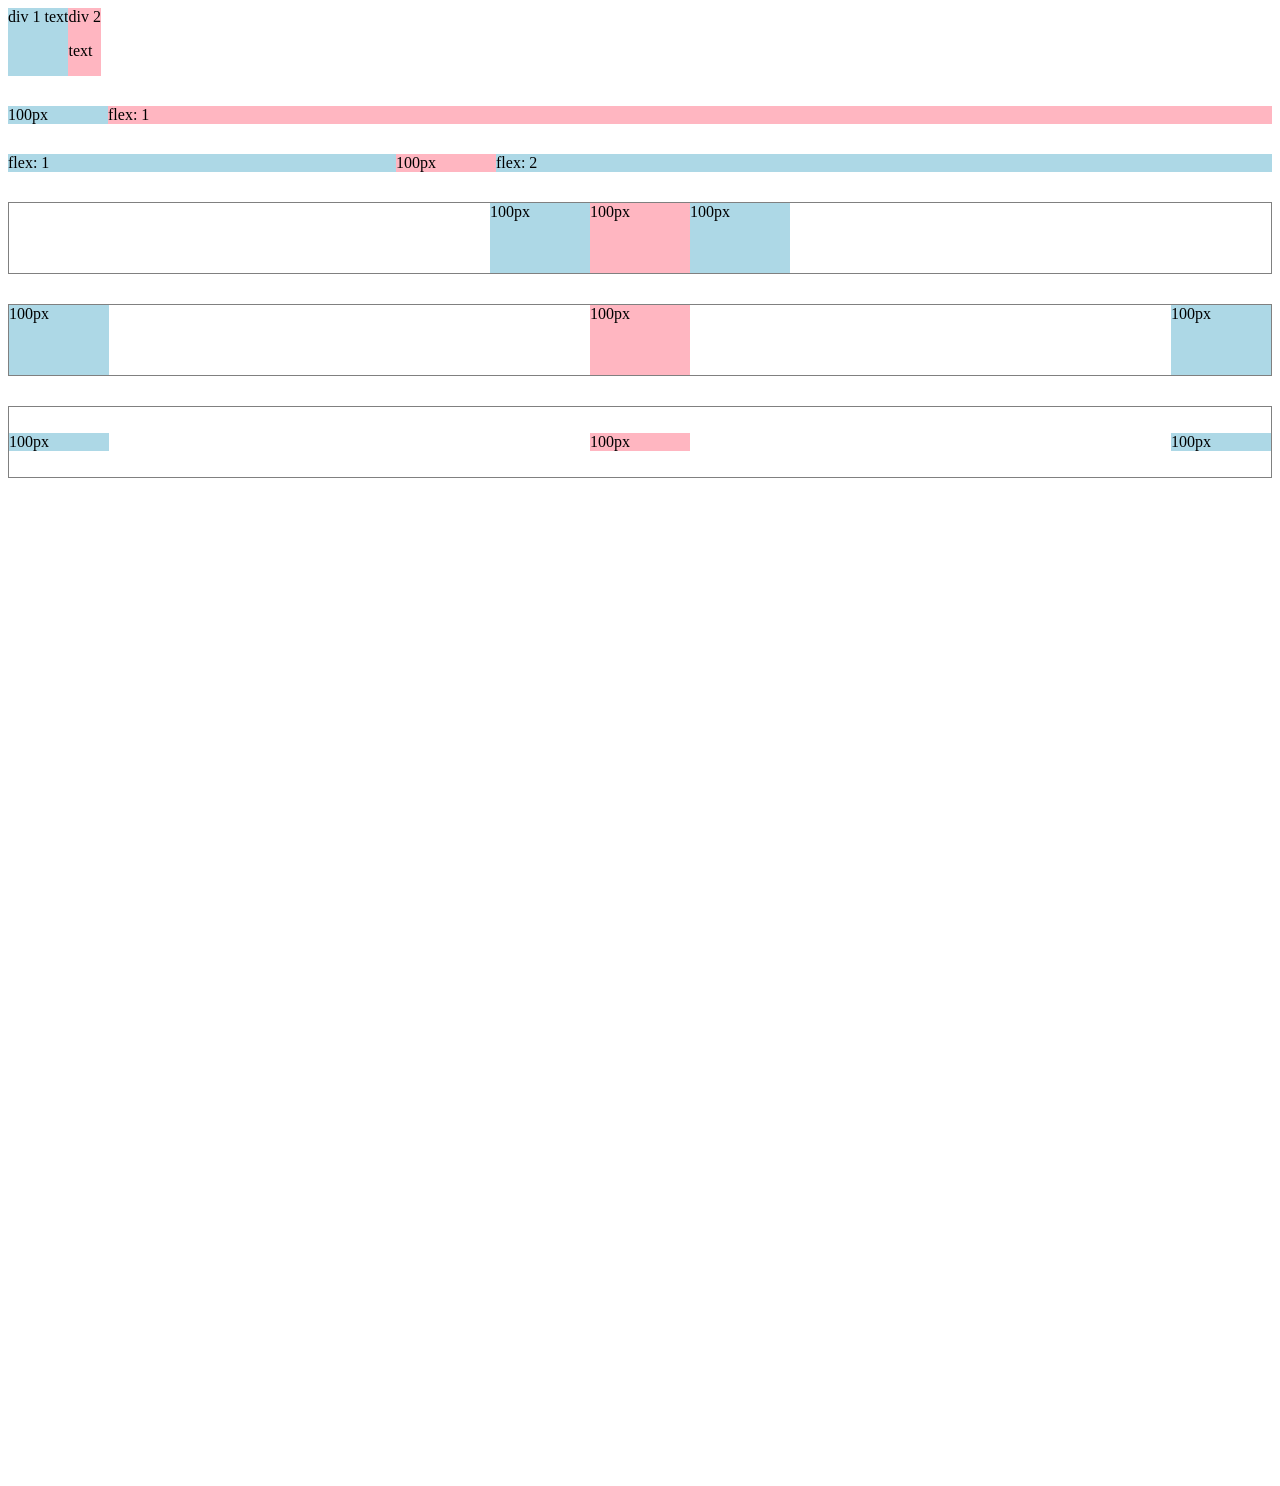
<file: flexbox.html>
<!DOCTYPE html>
<html>
  <head>
    <title>Flexbox Practice</title>
  </head>
  <body style="padding-bottom: 1000px;">
    <div style="
      display: flex;
      flex-direction: row;
    ">
      <div style="background-color: lightblue;">div 1 text</div>
      <div style="background-color: lightpink;">div 2 <p>text</p></div>
    </div>

    <div style="
      margin-top: 30px;
      display: flex;
      flex-direction: row;
    ">
      <div style="
        background-color: lightblue;
        width: 100px;
      ">100px</div>
      <div style="
        background-color: lightpink;
        flex: 1;
      ">flex: 1</div>
    </div>

    <div style="
      margin-top: 30px;
      display: flex;
      flex-direction: row;
    ">
      <div style="
        background-color: lightblue;
        flex: 1;
      ">flex: 1</div>
      <div style="
        background-color: lightpink;
        width: 100px;
      ">100px</div>
      <div style="
        background-color: lightblue;
        flex: 2;
      ">flex: 2</div>
    </div>

    <div style="
      margin-top: 30px;
      height: 70px;
      border-width: 1px;
      border-style: solid;
      border-color: gray;

      display: flex;
      flex-direction: row;
      justify-content: center;
    ">
      <div style="
        background-color: lightblue;
        width: 100px;
      ">100px</div>
      <div style="
        background-color: lightpink;
        width: 100px;
      ">100px</div>
      <div style="
        background-color: lightblue;
        width: 100px;
      ">100px</div>
    </div>

    <div style="
      margin-top: 30px;
      height: 70px;
      border-width: 1px;
      border-style: solid;
      border-color: gray;

      display: flex;
      flex-direction: row;
      justify-content: space-between;
    ">
      <div style="
        background-color: lightblue;
        width: 100px;
      ">100px</div>
      <div style="
        background-color: lightpink;
        width: 100px;
      ">100px</div>
      <div style="
        background-color: lightblue;
        width: 100px;
      ">100px</div>
    </div>

    <div style="
      margin-top: 30px;
      height: 70px;
      border-width: 1px;
      border-style: solid;
      border-color: gray;

      display: flex;
      flex-direction: row;
      justify-content: space-between;
      align-items: center;
    ">
      <div style="
        background-color: lightblue;
        width: 100px;
      ">100px</div>
      <div style="
        background-color: lightpink;
        width: 100px;
      ">100px</div>
      <div style="
        background-color: lightblue;
        width: 100px;
      ">100px</div>
    </div>
  </body>
</html>
</file>
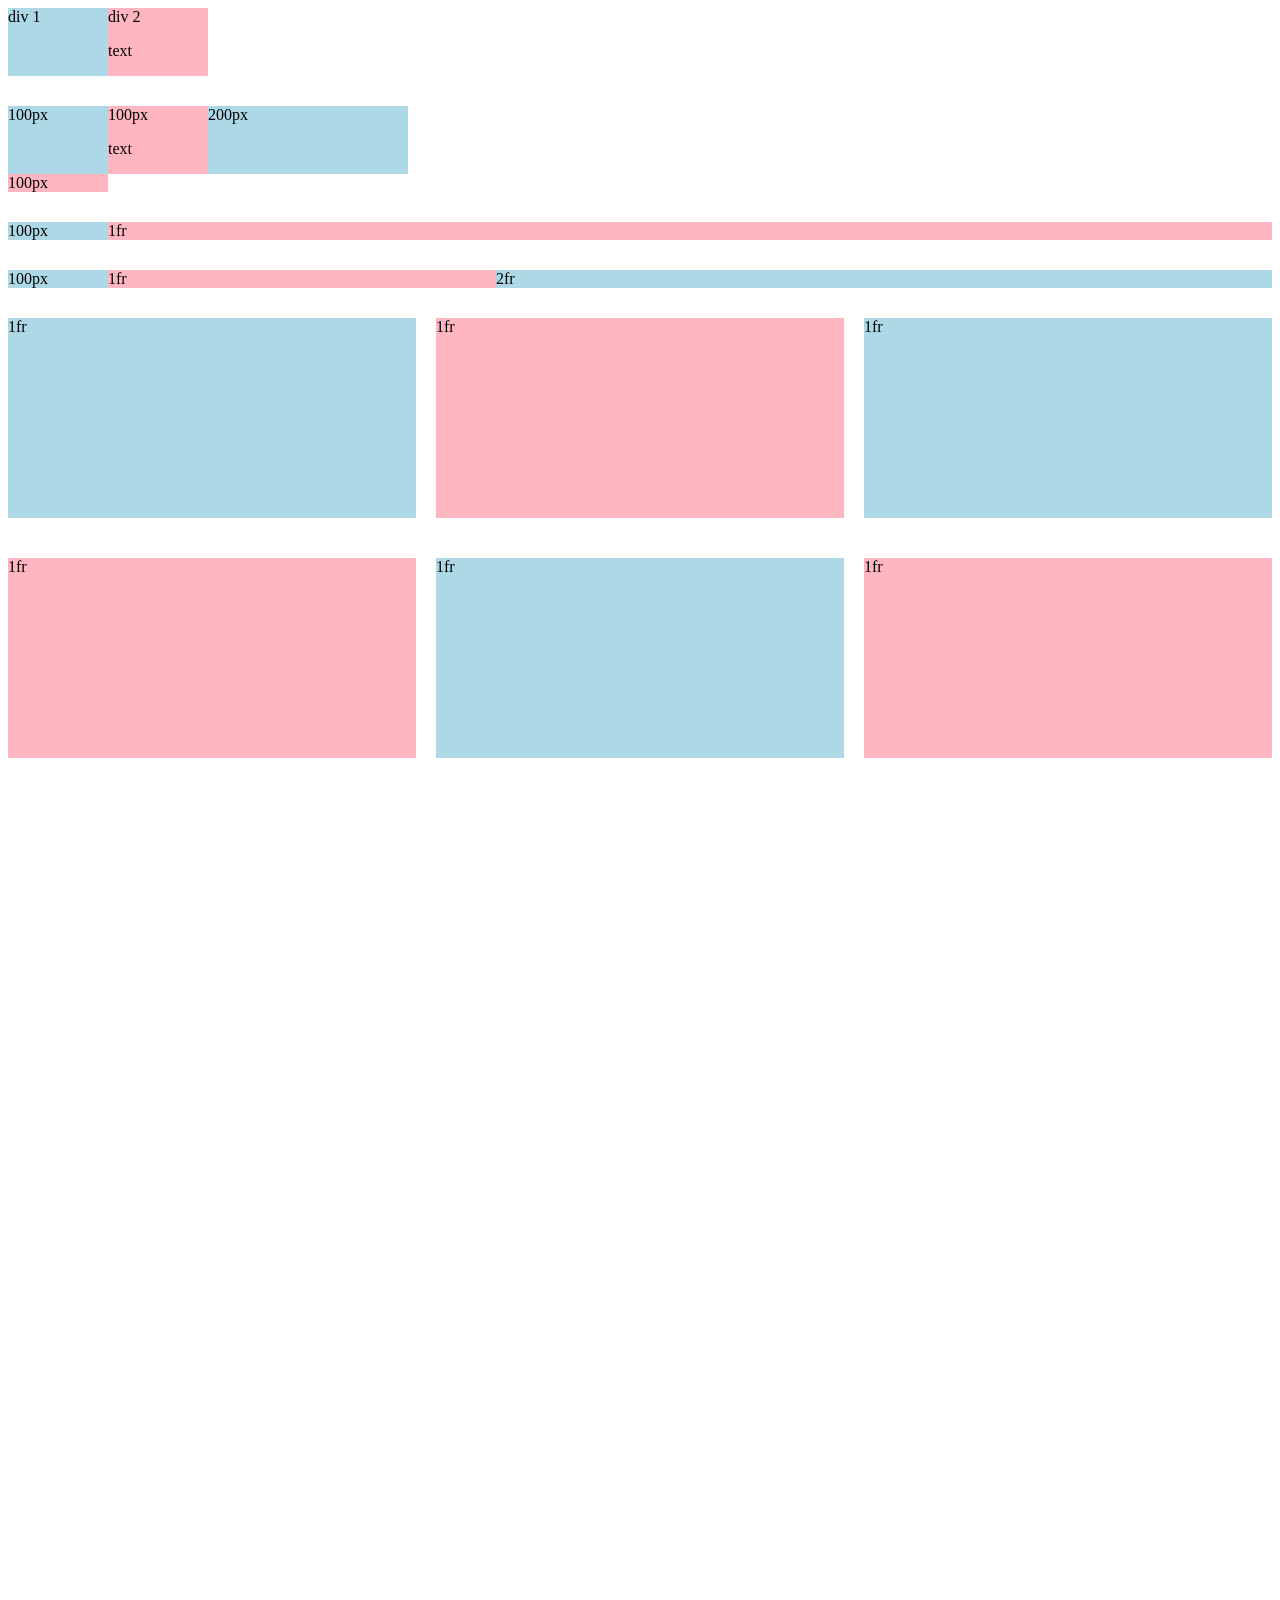
<file: grid.html>
<!DOCTYPE html>
<html>
  <head>
    <title>Grid Practice</title>
  </head>
  <body style="padding-bottom: 1000px;">
    <div style="
      display: grid;
      grid-template-columns: 100px 100px;
    ">
      <div style="background-color: lightblue;">div 1</div>
      <div style="background-color: lightpink;">div 2<p>text</p></div>
    </div>

    <div style="
      margin-top: 30px;
      display: grid;
      grid-template-columns: 100px 100px 200px;
    ">
      <div style="background-color: lightblue;">100px</div>
      <div style="background-color: lightpink;">100px<p>text</p></div>
      <div style="background-color: lightblue;">200px</div>
      <div style="background-color: lightpink;">100px</div>
    </div>

    <div style="
      margin-top: 30px;
      display: grid;
      grid-template-columns: 100px 1fr;
    ">
      <div style="background-color: lightblue;">100px</div>
      <div style="background-color: lightpink;">1fr</div>
    </div>

    <div style="
      margin-top: 30px;
      display: grid;
      grid-template-columns: 100px 1fr 2fr;
    ">
      <div style="background-color: lightblue;">100px</div>
      <div style="background-color: lightpink;">1fr</div>
      <div style="background-color: lightblue;">2fr</div>
    </div>

    <div style="
      margin-top: 30px;
      display: grid;
      grid-template-columns: 1fr 1fr 1fr;
      column-gap: 20px;
      row-gap: 40px;
    ">
      <div style="background-color: lightblue; height: 200px;">1fr</div>
      <div style="background-color: lightpink; height: 200px;">1fr</div>
      <div style="background-color: lightblue; height: 200px;">1fr</div>
      <div style="background-color: lightpink; height: 200px;">1fr</div>
      <div style="background-color: lightblue; height: 200px;">1fr</div>
      <div style="background-color: lightpink; height: 200px;">1fr</div>
    </div>
  </body>
</html>
</file>
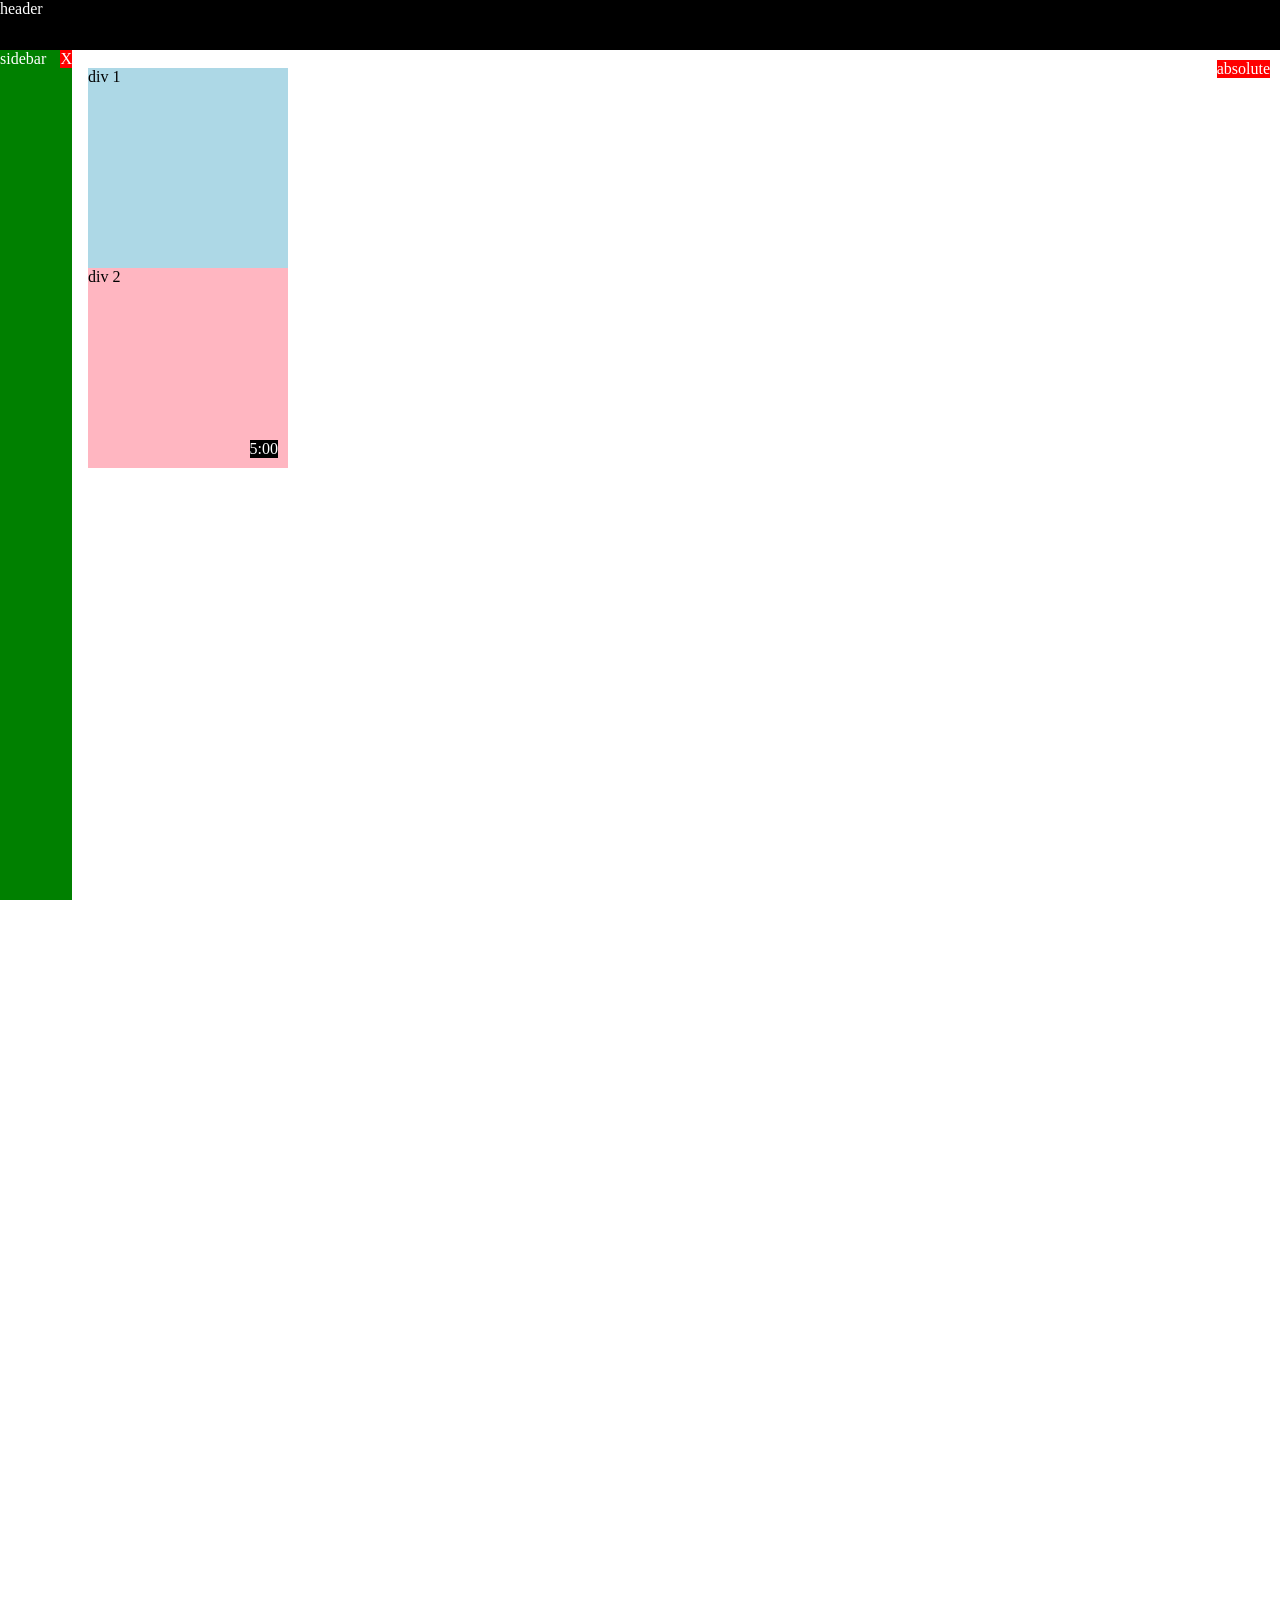
<file: position.html>
<!DOCTYPE html>
<html>
  <head>
    <title>Position Practice</title>
  </head>
  <body style="
    height: 3000px;
    padding-top: 60px;
    padding-left: 80px;
  ">
    <div style="
      background-color: black;
      color: white;
      position: fixed;
      top: 0;
      left: 0;
      right: 0;
      height: 50px;
      z-index: 100;
    ">header</div>

    <div style="
      background-color: green;
      color: white;
      position: fixed;
      left: 0;
      bottom: 0;
      top: 50px;
      width: 72px;
    ">
      sidebar
      <div style="
        position: absolute;
        background-color: red;
        color: white;
        top: 0;
        right: 0;
      ">
        X
      </div>
    </div>

    <div style="
      position: absolute;
      background-color: red;
      color: white;
      top: 60px;
      right: 10px;
    ">
      absolute
    </div>

    <div style="
      background-color: lightblue;
      height: 200px;
      width: 200px;
      position: static;
    ">div 1</div>
    <div style="
      background-color: lightpink;
      height: 200px;
      width: 200px;
      position: relative;
    ">
      div 2
      <div style="
        position: absolute;
        background-color: black;
        color: white;
        bottom: 10px;
        right: 10px;
      ">
        5:00
      </div>
    </div>

  </body>
</html>
</file>
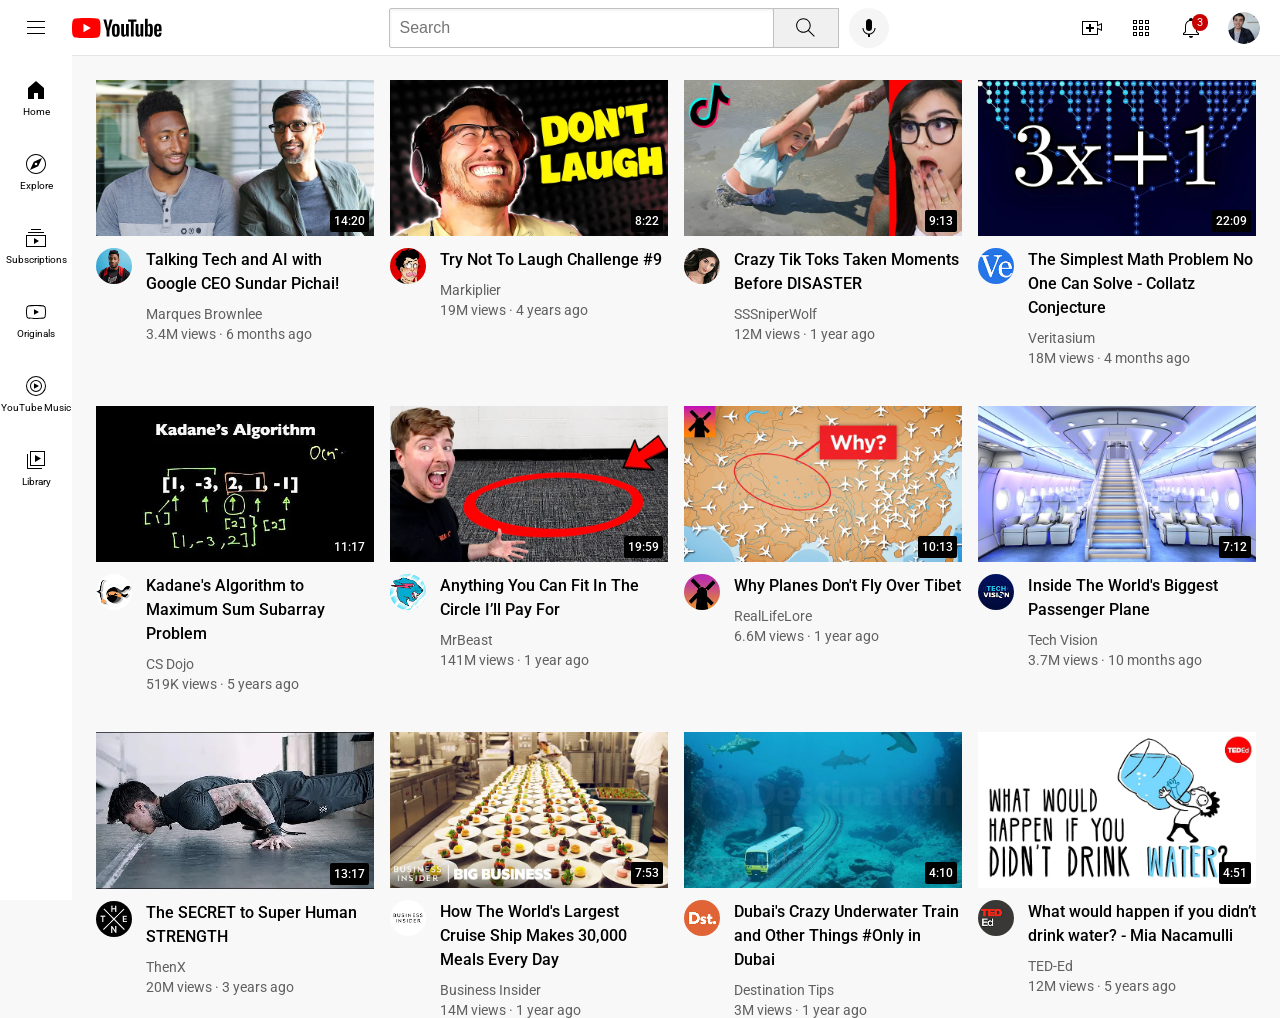
<file: second.html>
<!DOCTYPE html>
<html>
  <head>
    <title>YouTube.com Clone</title>

    <link rel="preconnect" href="https://fonts.googleapis.com">
    <link rel="preconnect" href="https://fonts.gstatic.com" crossorigin>
    <link href="https://fonts.googleapis.com/css2?family=Roboto:wght@400;500;700&display=swap" rel="stylesheet">

    <link rel="stylesheet" href="styles/general.css">
    <link rel="stylesheet" href="styles/header.css">
    <link rel="stylesheet" href="styles/video.css">
    <link rel="stylesheet" href="styles/sidebar.css">
    <link rel="stylesheet" href="styles/link.css">
  </head>
  <body>
    <header class="header">
      <div class="left-section">
        <img class="hamburger-menu" src="icons/hamburger-menu.svg">
        <img class="youtube-logo" src="icons/youtube-logo.svg">
      </div>
      <div class="middle-section">
        <input class="search-bar" type="text" placeholder="Search">
        <button class="search-button">
          <img class="search-icon" src="icons/search.svg">
          <div class="tooltip">Search</div>
        </button>
        <!-- Put position absolute inside position relative -->
        <button class="voice-search-button">
          <img class="voice-search-icon" src="icons/voice-search-icon.svg">
          <div class="tooltip">Search with your voice</div>
        </button>
      </div>
      <div class="right-section">
        <div class="upload-icon-container">
          <img class="upload-icon" src="icons/upload.svg">
          <div class="tooltip">Create</div>
        </div>
        <div class="youtube-apps-icon-container">
          <img class="youtube-apps-icon" src="icons/youtube-apps.svg">
          <div class="tooltip">YouTube Apps</div>
        </div>
        <div class="notifications-icon-container">
          <img class="notifications-icon" src="icons/notifications.svg">
          <div class="notifications-count">3</div>
          <div class="tooltip">Notifications</div>
        </div>
        <img class="current-user-picture" src="channel-pictures/my-channel.jpeg">
      </div>
    </header>

    <nav class="sidebar">
      <div class="sidebar-link">
        <img src="icons/home.svg">
        <div>Home</div>
      </div>
      <div class="sidebar-link">
        <img src="icons/explore.svg">
        <div>Explore</div>
      </div>
      <div class="sidebar-link">
        <img src="icons/subscriptions.svg">
        <div>Subscriptions</div>
      </div>
      <div class="sidebar-link">
        <img src="icons/originals.svg">
        <div>Originals</div>
      </div>
      <div class="sidebar-link">
        <img src="icons/youtube-music.svg">
        <div>YouTube Music</div>
      </div>
      <div class="sidebar-link">
        <img src="icons/library.svg">
        <div>Library</div>
      </div>
    </nav>

    <main>
      <section class="video-grid">
        <div class="video-preview">
          <div class="thumbnail-row">
            <img class="thumbnail" src="thumbnails/thumbnail-1.webp">
            <div class="video-time">14:20</div>
          </div>
          <div class="video-info-grid">
            <div class="channel-picture">
              <img class="profile-picture" src="channel-pictures/channel-1.jpeg">
            </div>
            <div class="video-info">
              <p class="video-title">
                Talking Tech and AI with Google CEO Sundar Pichai!
              </p>
              <p class="video-author">
                Marques Brownlee
              </p>
              <p class="video-stats">
                3.4M views &#183; 6 months ago
              </p>
            </div>
          </div>
        </div>

        <div class="video-preview">
          <div class="thumbnail-row">
            <img class="thumbnail" src="thumbnails/thumbnail-2.webp">
            <div class="video-time">8:22</div>
          </div>
          <div class="video-info-grid">
            <div class="channel-picture">
              <img class="profile-picture" src="channel-pictures/channel-2.jpeg">
            </div>
            <div class="video-info">
              <p class="video-title">
                Try Not To Laugh Challenge #9
              </p>
              <p class="video-author">
                Markiplier
              </p>
              <p class="video-stats">
                19M views &#183; 4 years ago
              </p>
            </div>
          </div>
        </div>

        <div class="video-preview">
          <div class="thumbnail-row">
            <img class="thumbnail" src="thumbnails/thumbnail-3.webp">
            <div class="video-time">9:13</div>
          </div>
          <div class="video-info-grid">
            <div class="channel-picture">
              <img class="profile-picture" src="channel-pictures/channel-3.jpeg">
            </div>
            <div class="video-info">
              <p class="video-title">
                Crazy Tik Toks Taken Moments Before DISASTER
              </p>
              <p class="video-author">
                SSSniperWolf
              </p>
              <p class="video-stats">
                12M views &#183; 1 year ago
              </p>
            </div>
          </div>
        </div>

        <div class="video-preview">
          <div class="thumbnail-row">
            <img class="thumbnail" src="thumbnails/thumbnail-4.webp">
            <div class="video-time">22:09</div>
          </div>
          <div class="video-info-grid">
            <div class="channel-picture">
              <img class="profile-picture" src="channel-pictures/channel-4.jpeg">
            </div>
            <div class="video-info">
              <p class="video-title">
                The Simplest Math Problem No One Can Solve - Collatz Conjecture
              </p>
              <p class="video-author">
                Veritasium
              </p>
              <p class="video-stats">
                18M views &#183; 4 months ago
              </p>
            </div>
          </div>
        </div>

        <div class="video-preview">
          <div class="thumbnail-row">
            <img class="thumbnail" src="thumbnails/thumbnail-5.webp">
            <div class="video-time">11:17</div>
          </div>
          <div class="video-info-grid">
            <div class="channel-picture">
              <img class="profile-picture" src="channel-pictures/channel-5.jpeg">
            </div>
            <div class="video-info">
              <p class="video-title">
                Kadane's Algorithm to Maximum Sum Subarray Problem
              </p>
              <p class="video-author">
                CS Dojo
              </p>
              <p class="video-stats">
                519K views &#183; 5 years ago
              </p>
            </div>
          </div>
        </div>

        <div class="video-preview">
          <div class="thumbnail-row">
            <img class="thumbnail" src="thumbnails/thumbnail-6.webp">
            <div class="video-time">19:59</div>
          </div>
          <div class="video-info-grid">
            <div class="channel-picture">
              <img class="profile-picture" src="channel-pictures/channel-6.jpeg">
            </div>
            <div class="video-info">
              <p class="video-title">
                Anything You Can Fit In The Circle I’ll Pay For
              </p>
              <p class="video-author">
                MrBeast
              </p>
              <p class="video-stats">
                141M views &#183; 1 year ago
              </p>
            </div>
          </div>
        </div>

        <div class="video-preview">
          <div class="thumbnail-row">
            <img class="thumbnail" src="thumbnails/thumbnail-7.webp">
            <div class="video-time">10:13</div>
          </div>
          <div class="video-info-grid">
            <div class="channel-picture">
              <img class="profile-picture" src="channel-pictures/channel-7.jpeg">
            </div>
            <div class="video-info">
              <p class="video-title">
                Why Planes Don't Fly Over Tibet
              </p>
              <p class="video-author">
                RealLifeLore
              </p>
              <p class="video-stats">
                6.6M views &#183; 1 year ago
              </p>
            </div>
          </div>
        </div>

        <div class="video-preview">
          <div class="thumbnail-row">
            <img class="thumbnail" src="thumbnails/thumbnail-8.webp">
            <div class="video-time">7:12</div>
          </div>
          <div class="video-info-grid">
            <div class="channel-picture">
              <img class="profile-picture" src="channel-pictures/channel-8.jpeg">
            </div>
            <div class="video-info">
              <p class="video-title">
                Inside The World's Biggest Passenger Plane
              </p>
              <p class="video-author">
                Tech Vision
              </p>
              <p class="video-stats">
                3.7M views &#183; 10 months ago
              </p>
            </div>
          </div>
        </div>

        <div class="video-preview">
          <div class="thumbnail-row">
            <img class="thumbnail" src="thumbnails/thumbnail-9.webp">
            <div class="video-time">13:17</div>
          </div>
          <div class="video-info-grid">
            <div class="channel-picture">
              <img class="profile-picture" src="channel-pictures/channel-9.jpeg">
            </div>
            <div class="video-info">
              <p class="video-title">
                The SECRET to Super Human STRENGTH
              </p>
              <p class="video-author">
                ThenX
              </p>
              <p class="video-stats">
                20M views &#183; 3 years ago
              </p>
            </div>
          </div>
        </div>

        <div class="video-preview">
          <div class="thumbnail-row">
            <img class="thumbnail" src="thumbnails/thumbnail-10.webp">
            <div class="video-time">7:53</div>
          </div>
          <div class="video-info-grid">
            <div class="channel-picture">
              <img class="profile-picture" src="channel-pictures/channel-10.jpeg">
            </div>
            <div class="video-info">
              <p class="video-title">
                How The World's Largest Cruise Ship Makes 30,000 Meals Every Day
              </p>
              <p class="video-author">
                Business Insider
              </p>
              <p class="video-stats">
                14M views &#183; 1 year ago
              </p>
            </div>
          </div>
        </div>

        <div class="video-preview">
          <div class="thumbnail-row">
            <img class="thumbnail" src="thumbnails/thumbnail-11.webp">
            <div class="video-time">4:10</div>
          </div>
          <div class="video-info-grid">
            <div class="channel-picture">
              <img class="profile-picture" src="channel-pictures/channel-11.jpeg">
            </div>
            <div class="video-info">
              <p class="video-title">
                Dubai's Crazy Underwater Train and Other Things #Only in Dubai
              </p>
              <p class="video-author">
                Destination Tips
              </p>
              <p class="video-stats">
                3M views &#183; 1 year ago
              </p>
            </div>
          </div>
        </div>

        <div class="video-preview">
          <div class="thumbnail-row">
            <img class="thumbnail" src="thumbnails/thumbnail-12.webp">
            <div class="video-time">4:51</div>
          </div>
          <div class="video-info-grid">
            <div class="channel-picture">
              <img class="profile-picture" src="channel-pictures/channel-12.jpeg">
            </div>
            <div class="video-info">
              <p class="video-title">
                What would happen if you didn’t drink water? - Mia Nacamulli
              </p>
              <p class="video-author">
                TED-Ed
              </p>
              <p class="video-stats">
                12M views &#183; 5 years ago
              </p>
            </div>
          </div>
        </div>
      </section>
    </main>
  </body>
</html>
</file>
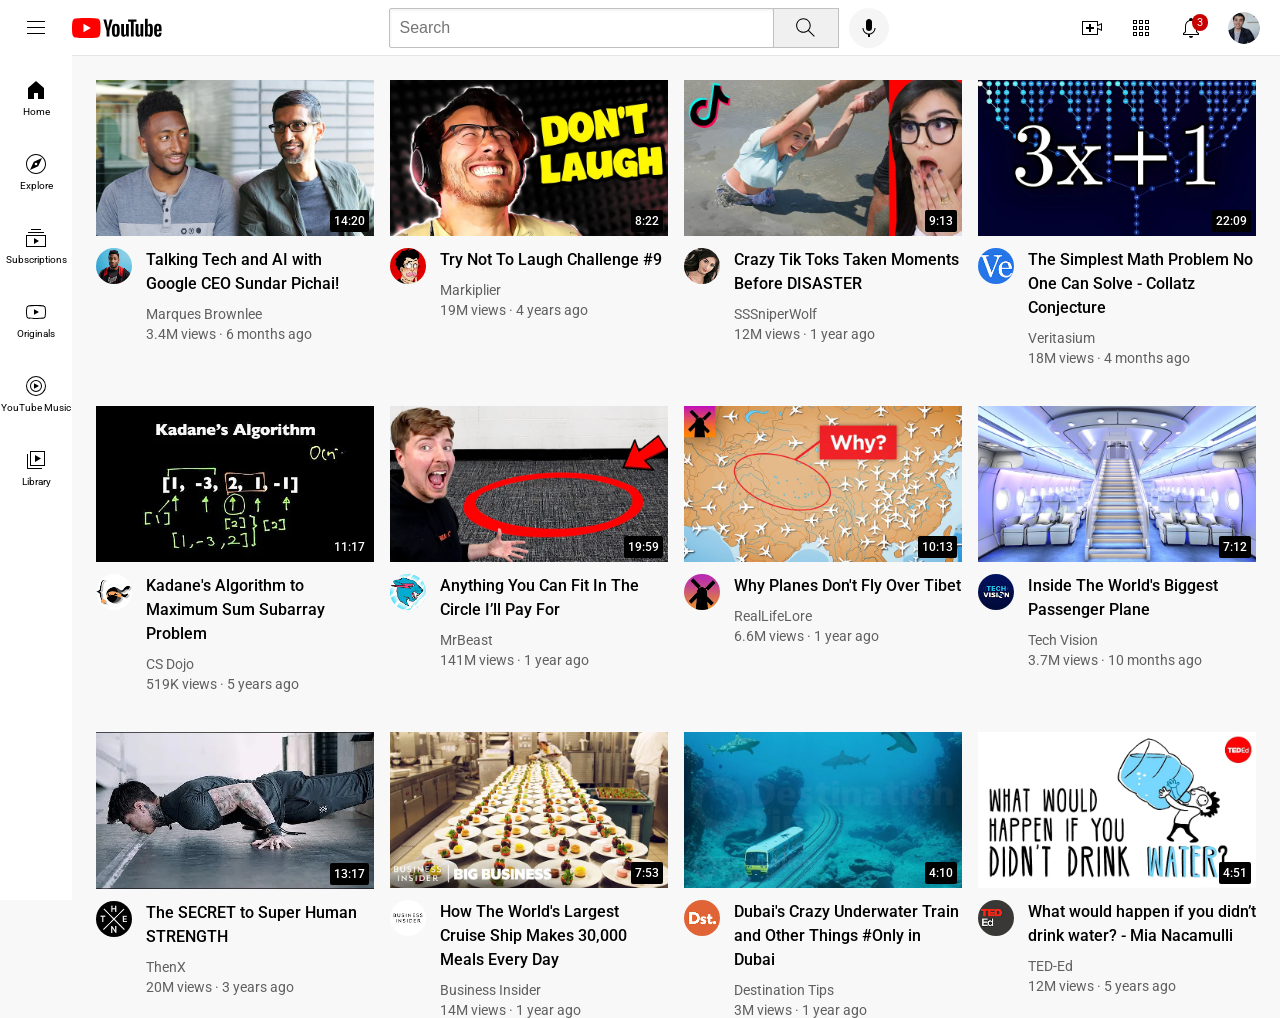
<file: youtube.html>
<!DOCTYPE html>
<html>
  <head>
    <title>YouTube.com Clone</title>

    <link rel="preconnect" href="https://fonts.googleapis.com">
    <link rel="preconnect" href="https://fonts.gstatic.com" crossorigin>
    <link href="https://fonts.googleapis.com/css2?family=Roboto:wght@400;500;700&display=swap" rel="stylesheet">

    <link rel="stylesheet" href="styles/general.css">
    <link rel="stylesheet" href="styles/header.css">
    <link rel="stylesheet" href="styles/video.css">
    <link rel="stylesheet" href="styles/sidebar.css">
  </head>
  <body>
    <header class="header">
      <div class="left-section">
        <img class="hamburger-menu" src="icons/hamburger-menu.svg">
        <img class="youtube-logo" src="icons/youtube-logo.svg">
      </div>
      <div class="middle-section">
        <input class="search-bar" type="text" placeholder="Search">
        <button class="search-button">
          <img class="search-icon" src="icons/search.svg">
          <div class="tooltip">Search</div>
        </button>
        <!-- Put position absolute inside position relative -->
        <button class="voice-search-button">
          <img class="voice-search-icon" src="icons/voice-search-icon.svg">
          <div class="tooltip">Search with your voice</div>
        </button>
      </div>
      <div class="right-section">
        <div class="upload-icon-container">
          <img class="upload-icon" src="icons/upload.svg">
          <div class="tooltip">Create</div>
        </div>
        <div class="youtube-apps-icon-container">
          <img class="youtube-apps-icon" src="icons/youtube-apps.svg">
          <div class="tooltip">YouTube Apps</div>
        </div>
        <div class="notifications-icon-container">
          <img class="notifications-icon" src="icons/notifications.svg">
          <div class="notifications-count">3</div>
          <div class="tooltip">Notifications</div>
        </div>
        <img class="current-user-picture" src="channel-pictures/my-channel.jpeg">
      </div>
    </header>

    <nav class="sidebar">
      <div class="sidebar-link">
        <img src="icons/home.svg">
        <div>Home</div>
      </div>
      <div class="sidebar-link">
        <img src="icons/explore.svg">
        <div>Explore</div>
      </div>
      <div class="sidebar-link">
        <img src="icons/subscriptions.svg">
        <div>Subscriptions</div>
      </div>
      <div class="sidebar-link">
        <img src="icons/originals.svg">
        <div>Originals</div>
      </div>
      <div class="sidebar-link">
        <img src="icons/youtube-music.svg">
        <div>YouTube Music</div>
      </div>
      <div class="sidebar-link">
        <img src="icons/library.svg">
        <div>Library</div>
      </div>
    </nav>

    <main>
      <section class="video-grid">
        <div class="video-preview">
          <div class="thumbnail-row">
            <img class="thumbnail" src="thumbnails/thumbnail-1.webp">
            <div class="video-time">14:20</div>
          </div>
          <div class="video-info-grid">
            <div class="channel-picture">
              <img class="profile-picture" src="channel-pictures/channel-1.jpeg">
            </div>
            <div class="video-info">
              <p class="video-title">
                Talking Tech and AI with Google CEO Sundar Pichai!
              </p>
              <p class="video-author">
                Marques Brownlee
              </p>
              <p class="video-stats">
                3.4M views &#183; 6 months ago
              </p>
            </div>
          </div>
        </div>

        <div class="video-preview">
          <div class="thumbnail-row">
            <img class="thumbnail" src="thumbnails/thumbnail-2.webp">
            <div class="video-time">8:22</div>
          </div>
          <div class="video-info-grid">
            <div class="channel-picture">
              <img class="profile-picture" src="channel-pictures/channel-2.jpeg">
            </div>
            <div class="video-info">
              <p class="video-title">
                Try Not To Laugh Challenge #9
              </p>
              <p class="video-author">
                Markiplier
              </p>
              <p class="video-stats">
                19M views &#183; 4 years ago
              </p>
            </div>
          </div>
        </div>

        <div class="video-preview">
          <div class="thumbnail-row">
            <img class="thumbnail" src="thumbnails/thumbnail-3.webp">
            <div class="video-time">9:13</div>
          </div>
          <div class="video-info-grid">
            <div class="channel-picture">
              <img class="profile-picture" src="channel-pictures/channel-3.jpeg">
            </div>
            <div class="video-info">
              <p class="video-title">
                Crazy Tik Toks Taken Moments Before DISASTER
              </p>
              <p class="video-author">
                SSSniperWolf
              </p>
              <p class="video-stats">
                12M views &#183; 1 year ago
              </p>
            </div>
          </div>
        </div>

        <div class="video-preview">
          <div class="thumbnail-row">
            <img class="thumbnail" src="thumbnails/thumbnail-4.webp">
            <div class="video-time">22:09</div>
          </div>
          <div class="video-info-grid">
            <div class="channel-picture">
              <img class="profile-picture" src="channel-pictures/channel-4.jpeg">
            </div>
            <div class="video-info">
              <p class="video-title">
                The Simplest Math Problem No One Can Solve - Collatz Conjecture
              </p>
              <p class="video-author">
                Veritasium
              </p>
              <p class="video-stats">
                18M views &#183; 4 months ago
              </p>
            </div>
          </div>
        </div>

        <div class="video-preview">
          <div class="thumbnail-row">
            <img class="thumbnail" src="thumbnails/thumbnail-5.webp">
            <div class="video-time">11:17</div>
          </div>
          <div class="video-info-grid">
            <div class="channel-picture">
              <img class="profile-picture" src="channel-pictures/channel-5.jpeg">
            </div>
            <div class="video-info">
              <p class="video-title">
                Kadane's Algorithm to Maximum Sum Subarray Problem
              </p>
              <p class="video-author">
                CS Dojo
              </p>
              <p class="video-stats">
                519K views &#183; 5 years ago
              </p>
            </div>
          </div>
        </div>

        <div class="video-preview">
          <div class="thumbnail-row">
            <img class="thumbnail" src="thumbnails/thumbnail-6.webp">
            <div class="video-time">19:59</div>
          </div>
          <div class="video-info-grid">
            <div class="channel-picture">
              <img class="profile-picture" src="channel-pictures/channel-6.jpeg">
            </div>
            <div class="video-info">
              <p class="video-title">
                Anything You Can Fit In The Circle I’ll Pay For
              </p>
              <p class="video-author">
                MrBeast
              </p>
              <p class="video-stats">
                141M views &#183; 1 year ago
              </p>
            </div>
          </div>
        </div>

        <div class="video-preview">
          <div class="thumbnail-row">
            <img class="thumbnail" src="thumbnails/thumbnail-7.webp">
            <div class="video-time">10:13</div>
          </div>
          <div class="video-info-grid">
            <div class="channel-picture">
              <img class="profile-picture" src="channel-pictures/channel-7.jpeg">
            </div>
            <div class="video-info">
              <p class="video-title">
                Why Planes Don't Fly Over Tibet
              </p>
              <p class="video-author">
                RealLifeLore
              </p>
              <p class="video-stats">
                6.6M views &#183; 1 year ago
              </p>
            </div>
          </div>
        </div>

        <div class="video-preview">
          <div class="thumbnail-row">
            <img class="thumbnail" src="thumbnails/thumbnail-8.webp">
            <div class="video-time">7:12</div>
          </div>
          <div class="video-info-grid">
            <div class="channel-picture">
              <img class="profile-picture" src="channel-pictures/channel-8.jpeg">
            </div>
            <div class="video-info">
              <p class="video-title">
                Inside The World's Biggest Passenger Plane
              </p>
              <p class="video-author">
                Tech Vision
              </p>
              <p class="video-stats">
                3.7M views &#183; 10 months ago
              </p>
            </div>
          </div>
        </div>

        <div class="video-preview">
          <div class="thumbnail-row">
            <img class="thumbnail" src="thumbnails/thumbnail-9.webp">
            <div class="video-time">13:17</div>
          </div>
          <div class="video-info-grid">
            <div class="channel-picture">
              <img class="profile-picture" src="channel-pictures/channel-9.jpeg">
            </div>
            <div class="video-info">
              <p class="video-title">
                The SECRET to Super Human STRENGTH
              </p>
              <p class="video-author">
                ThenX
              </p>
              <p class="video-stats">
                20M views &#183; 3 years ago
              </p>
            </div>
          </div>
        </div>

        <div class="video-preview">
          <div class="thumbnail-row">
            <img class="thumbnail" src="thumbnails/thumbnail-10.webp">
            <div class="video-time">7:53</div>
          </div>
          <div class="video-info-grid">
            <div class="channel-picture">
              <img class="profile-picture" src="channel-pictures/channel-10.jpeg">
            </div>
            <div class="video-info">
              <p class="video-title">
                How The World's Largest Cruise Ship Makes 30,000 Meals Every Day
              </p>
              <p class="video-author">
                Business Insider
              </p>
              <p class="video-stats">
                14M views &#183; 1 year ago
              </p>
            </div>
          </div>
        </div>

        <div class="video-preview">
          <div class="thumbnail-row">
            <img class="thumbnail" src="thumbnails/thumbnail-11.webp">
            <div class="video-time">4:10</div>
          </div>
          <div class="video-info-grid">
            <div class="channel-picture">
              <img class="profile-picture" src="channel-pictures/channel-11.jpeg">
            </div>
            <div class="video-info">
              <p class="video-title">
                Dubai's Crazy Underwater Train and Other Things #Only in Dubai
              </p>
              <p class="video-author">
                Destination Tips
              </p>
              <p class="video-stats">
                3M views &#183; 1 year ago
              </p>
            </div>
          </div>
        </div>

        <div class="video-preview">
          <div class="thumbnail-row">
            <img class="thumbnail" src="thumbnails/thumbnail-12.webp">
            <div class="video-time">4:51</div>
          </div>
          <div class="video-info-grid">
            <div class="channel-picture">
              <img class="profile-picture" src="channel-pictures/channel-12.jpeg">
            </div>
            <div class="video-info">
              <p class="video-title">
                What would happen if you didn’t drink water? - Mia Nacamulli
              </p>
              <p class="video-author">
                TED-Ed
              </p>
              <p class="video-stats">
                12M views &#183; 5 years ago
              </p>
            </div>
          </div>
        </div>
      </section>
    </main>
  </body>
</html>
</file>
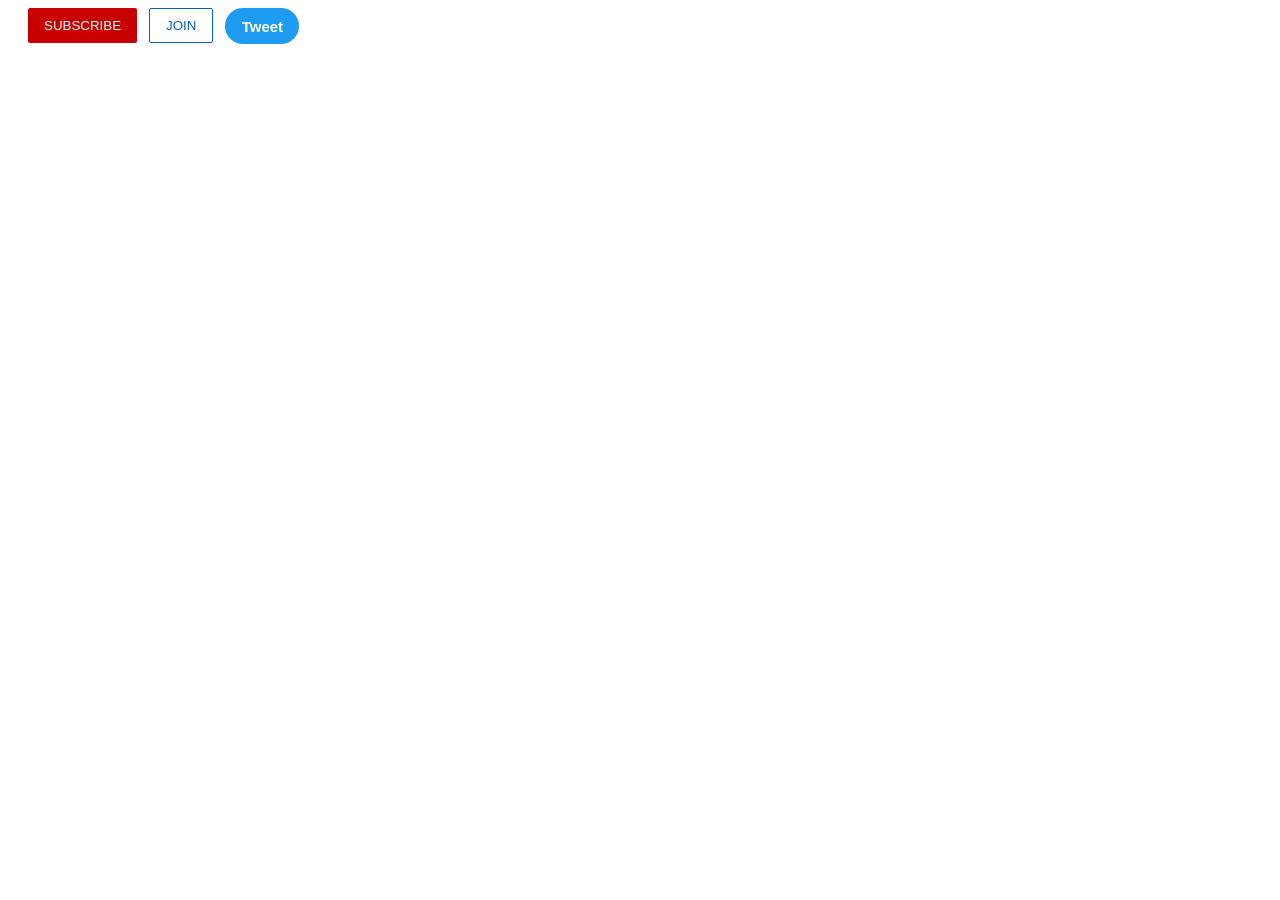
<file: intro-to-html/buttons.html>
<!DOCTYPE html>
<html>
  <head>
    <title>Buttons Practice</title>
    <link rel="stylesheet" href="styles/buttons.css">
  </head>
  <body>
    <button class="subscribe-button">
      SUBSCRIBE
    </button>

    <button class="join-button">
      JOIN
    </button>

    <button class="tweet-button">
      Tweet
    </button>
  </body>
</html>
</file>
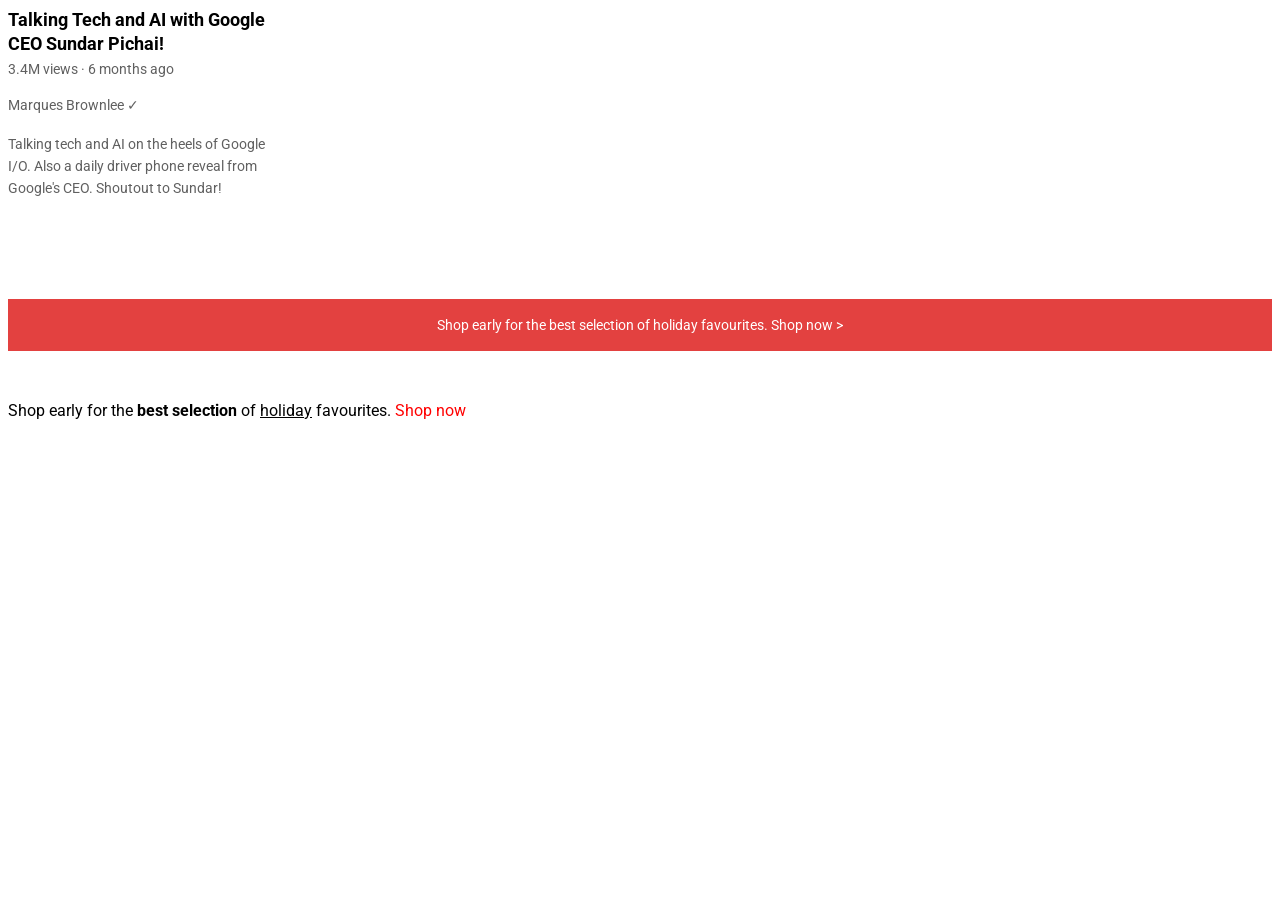
<file: intro-to-html/text.html>
<!DOCTYPE html>
<html>
  <head>
    <title>Text Practice</title>

    <link rel="preconnect" href="https://fonts.googleapis.com">
    <link rel="preconnect" href="https://fonts.gstatic.com" crossorigin>
    <link href="https://fonts.googleapis.com/css2?family=Roboto:wght@400;700&display=swap" rel="stylesheet">

    <link rel="stylesheet" href="styles/text.css">
  </head>
  <body>
    <p class="video-title">
      Talking Tech and AI with Google CEO Sundar Pichai!
    </p>

    <p class="video-stats">
      3.4M views &#183; 6 months ago
    </p>

    <p class="video-author">
      Marques Brownlee &#10003;
    </p>

    <p class="video-description">
      Talking tech and AI on the heels of Google I/O. Also a daily driver phone reveal from Google's CEO. Shoutout to Sundar!
    </p>

    <p class="apple-text">
      Shop early for the best selection of holiday favourites. <span class="shop-link">Shop now &#62;</span>
    </p>

    <p>
      Shop early for the <strong>best selection</strong> of <u>holiday</u> favourites. <span class="span-example">Shop now</span>
    </p>
  </body>
</html>
</file>
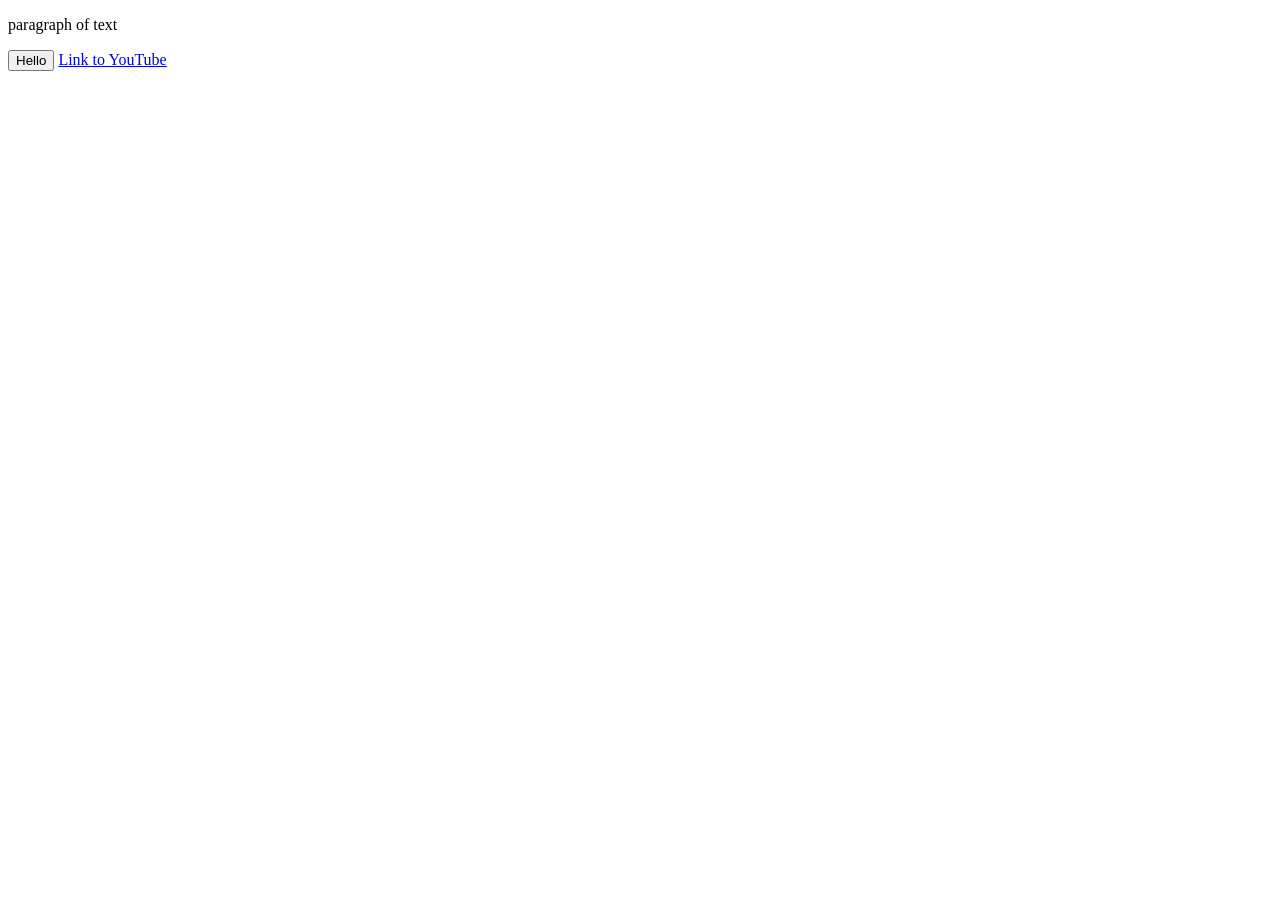
<file: intro-to-html/website.html>
<!DOCTYPE html>
<html>
  <head>
    <title>First Website</title>
  </head>
  <body>
    <p>
      paragraph of text
    </p>

    <button>
      Hello
    </button>

    <a href="https://www.youtube.com/" target="blank">
      Link to YouTube
    </a>
  </body>
</html>
</file>
<file: styles/general.css>
p {
  margin-top: 0;
  margin-bottom: 0;
}

body {
  /* This style below will be inherited */
  font-family: Roboto, Arial;
  margin: 0;
  padding-top: 80px;
  padding-left: 96px;
  padding-right: 24px;
  background-color: rgb(248, 248, 248);
}
</file>
<file: styles/header.css>
.header {
  height: 55px;

  display: flex;
  flex-direction: row;
  justify-content: space-between;

  position: fixed;
  top: 0;
  left: 0;
  right: 0;
  z-index: 100;

  background-color: white;
  border-bottom-width: 1px;
  border-bottom-style: solid;
  border-bottom-color: rgb(228, 228, 228);
}

.left-section {
  display: flex;
  align-items: center;
}

.hamburger-menu {
  height: 24px;
  margin-left: 24px;
  margin-right: 24px;
}

.youtube-logo {
  height: 20px;
}

.middle-section {
  flex: 1;
  margin-left: 70px;
  margin-right: 35px;
  max-width: 500px;
  display: flex;
  align-items: center;
}

.search-bar {
  flex: 1;
  height: 36px;
  padding-left: 10px;
  font-size: 16px;
  border: 1px solid rgb(192, 192, 192);
  border-radius: 2px;
  box-shadow: inset 1px 2px 3px rgba(0, 0, 0, 0.05);
  width: 0;
}

.search-bar::placeholder {
  font-size: 16px;
}

.search-button {
  height: 40px;
  width: 66px;
  background-color: rgb(240, 240, 240);
  border-width: 1px;
  border-style: solid;
  border-color: rgb(192, 192, 192);
  margin-left: -1px;
  margin-right: 10px;
}

.search-button,
.voice-search-button,
.upload-icon-container {
  display: flex;
  justify-content: center;
  align-items: center;
  position: relative;
}

.search-button .tooltip,
.voice-search-button .tooltip,
.upload-icon-container .tooltip {
  position: absolute;
  background-color: gray;
  color: white;
  padding-top: 4px;
  padding-bottom: 4px;
  padding-left: 8px;
  padding-right: 8px;
  border-radius: 2px;
  font-size: 12px;
  bottom: -30px;
  opacity: 0;
  transition: opacity 0.15s;
  pointer-events: none;
  white-space: nowrap;
}

.search-button:hover .tooltip,
.voice-search-button:hover .tooltip,
.upload-icon-container:hover .tooltip {
  opacity: 1;
}

.search-icon {
  height: 25px;
}

.voice-search-button {
  height: 40px;
  width: 40px;
  border-radius: 20px;
  border: none;
  background-color: rgb(245, 245, 245);
}

.voice-search-icon {
  height: 24px;
}

.right-section {
  width: 180px;
  margin-right: 20px;
  display: flex;
  align-items: center;
  justify-content: space-between;
  flex-shrink: 0;
}

.upload-icon {
  height: 24px;
}

.youtube-apps-icon {
  height: 24px;
}

.notifications-icon {
  height: 24px;
}

.notifications-icon-container {
  position: relative;
}

.notifications-count {
  position: absolute;
  top: -2px;
  right: -5px;
  background-color: rgb(200, 0, 0);
  color: white;
  font-size: 11px;
  padding-left: 5px;
  padding-right: 5px;
  padding-top: 2px;
  padding-bottom: 2px;
  border-radius: 10px;
}

.current-user-picture {
  height: 32px;
  border-radius: 16px;
}

.search-button,
.voice-search-button,
.upload-icon-container,
.youtube-apps-icon-container,
.notifications-icon-container {
  display: flex;
  justify-content: center;
  align-items: center;
  position: relative;
  cursor: pointer;
}

.search-button .tooltip,
.voice-search-button .tooltip,
.upload-icon-container .tooltip,
.youtube-apps-icon-container .tooltip,
.notifications-icon-container .tooltip {
  font-family: Roboto, Arial;
  position: absolute;
  background-color: gray;
  color: white;
  padding-top: 4px;
  padding-bottom: 4px;
  padding-left: 8px;
  padding-right: 8px;
  border-radius: 2px;
  font-size: 12px;
  bottom: -30px;
  opacity: 0;
  transition: opacity 0.15s;
  pointer-events: none;
  white-space: nowrap;
}

.search-button:hover .tooltip,
.voice-search-button:hover .tooltip,
.upload-icon-container:hover .tooltip,
.youtube-apps-icon-container:hover .tooltip,
.notifications-icon-container:hover .tooltip {
  opacity: 1;
}
</file>
<file: styles/video.css>
.thumbnail {
  width: 100%;
}

.video-title {
  margin-top: 0;
  font-size: 14px;
  font-weight: 500;
  line-height: 20px;
  margin-bottom: 10px;
}

.video-info-grid {
  display: grid;
  grid-template-columns: 50px 1fr;
}

.profile-picture {
  width: 36px;
  border-radius: 50px;
}

.thumbnail-row {
  margin-bottom: 8px;
  position: relative;
}

.video-author,
.video-stats {
  font-size: 12px;
  color: rgb(96, 96, 96);
}

.video-author {
  margin-bottom: 4px;
}

@media (min-width: 1000px) {
  .video-title {
    font-size: 16px;
    line-height: 24px;
  }
}

@media (min-width: 1000px) {
  .video-author,
  .video-stats {
    font-size: 14px;
  }
}

.video-grid {
  display: grid;
  grid-template-columns: 1fr 1fr 1fr;
  column-gap: 16px;
  row-gap: 40px;
}

@media (max-width: 750px) {
  .video-grid {
    grid-template-columns: 1fr 1fr;
  }
}

@media (min-width: 751px) and (max-width: 999px) {
  .video-grid {
    grid-template-columns: 1fr 1fr 1fr;
  }
}

@media (min-width: 1000px) {
  .video-grid {
    grid-template-columns: 1fr 1fr 1fr 1fr;
  }
}

.video-time {
  font-size: 12px;
  font-weight: 500;
  padding: 4px;
  border-radius: 2px;
  background-color: black;
  color: white;
  position: absolute;
  bottom: 8px;
  right: 5px;
}
</file>
<file: styles/sidebar.css>
.sidebar {
  position: fixed;
  left: 0;
  bottom: 0;
  top: 55px;
  background-color: white;
  width: 72px;
  z-index: 200;
  padding-top: 5px;
}

.sidebar-link {
  height: 74px;
  display: flex;
  justify-content: center;
  align-items: center;
  flex-direction: column;
  cursor: pointer;
}

.sidebar-link:hover {
  background-color: rgb(235, 235, 235);
}

.sidebar-link img {
  height: 24px;
  margin-bottom: 4px;
}

.sidebar-link div {
  font-size: 10px;
}
</file>
<file: styles/link.css>
a .link {
  text-decoration: none;
  color: gray;
  font-size: 18px;
}
</file>
<file: intro-to-html/styles/buttons.css>
.subscribe-button {
  background-color: rgb(200, 0, 0);
  color: white;
  border: none;
  border-radius: 2px;
  cursor: pointer;
  margin-right: 8px;
  margin-left: 20px;
  padding-top: 10px;
  padding-bottom: 10px;
  padding-left: 16px;
  padding-right: 16px;
  transition: opacity 0.15s;
  vertical-align: top;
}

.subscribe-button:hover {
  opacity: 0.8;
}

.subscribe-button:active {
  opacity: 0.5;
}

.join-button {
  background-color: white;
  border-color: rgb(6, 95, 212);
  border-style: solid;
  border-width: 1px;
  color: rgb(6, 95, 212);
  border-radius: 2px;
  cursor: pointer;
  padding-top: 9px;
  padding-bottom: 9px;
  padding-left: 16px;
  padding-right: 16px;

  transition: background-color 0.15s,
    color 0.15s;
}

.join-button:hover {
  background-color: rgb(6, 95, 212);
  color: white;
}

.join-button:active {
  opacity: 0.7;
}

.tweet-button {
  background-color: rgb(29, 155, 240);
  color: white;
  border: none;
  height: 36px;
  width: 74px;
  border-radius: 8px;
  border-radius: 18px;
  font-weight: bold;
  font-size: 15px;
  cursor: pointer;
  margin-left: 8px;
  transition: box-shadow 0.15s;
  vertical-align: top;
}

.tweet-button:hover {
  box-shadow: 5px 5px 10px rgba(0, 0, 0, 0.15);
}
</file>
<file: intro-to-html/styles/text.css>
p {
  font-family: Roboto;
  margin-top: 0;
  margin-bottom: 0;
}

.video-stats {
  font-size: 14px;
  color: rgb(96, 96, 96);
  margin-bottom: 20px;
}

.video-title {
  font-weight: bold;
  font-size: 18px;
  width: 280px;
  line-height: 24px;
  margin-bottom: 5px;
}

.video-author {
  font-size: 14px;
  color: rgb(96, 96, 96);
  margin-bottom: 20px;
}

.video-description {
  font-size: 14px;
  color: rgb(96, 96, 96);
  width: 280px;
  line-height: 22px;
  margin-bottom: 100px;
}

.apple-text {
  margin-bottom: 50px;
  font-size: 14px;
  background-color: rgb(227, 65, 64);
  color: white;
  text-align: center;
  padding-top: 18px;
  padding-bottom: 18px;
}

.span-example {
  color: red;
}

.span-example:hover {
  text-decoration: underline;
}

.shop-link {
  cursor: pointer;
}

.shop-link:hover {
  text-decoration: underline;
}
</file>
